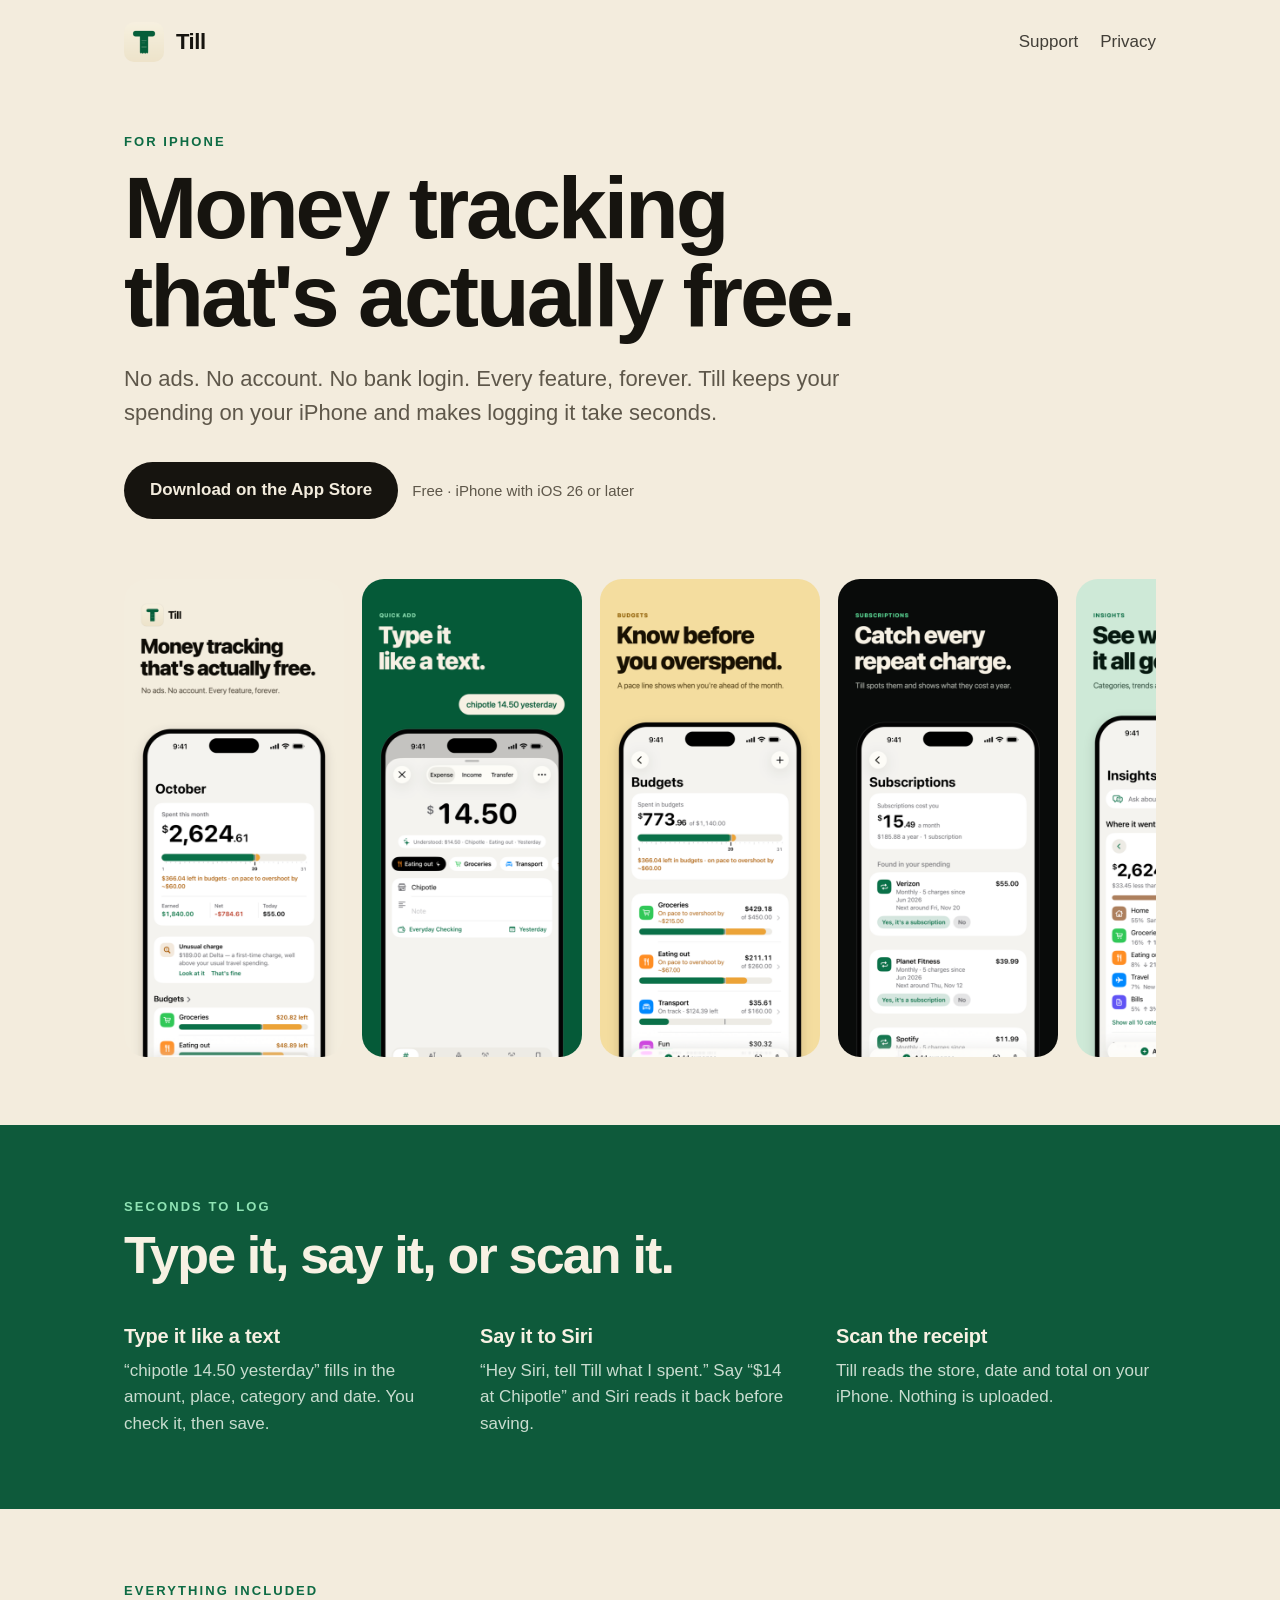
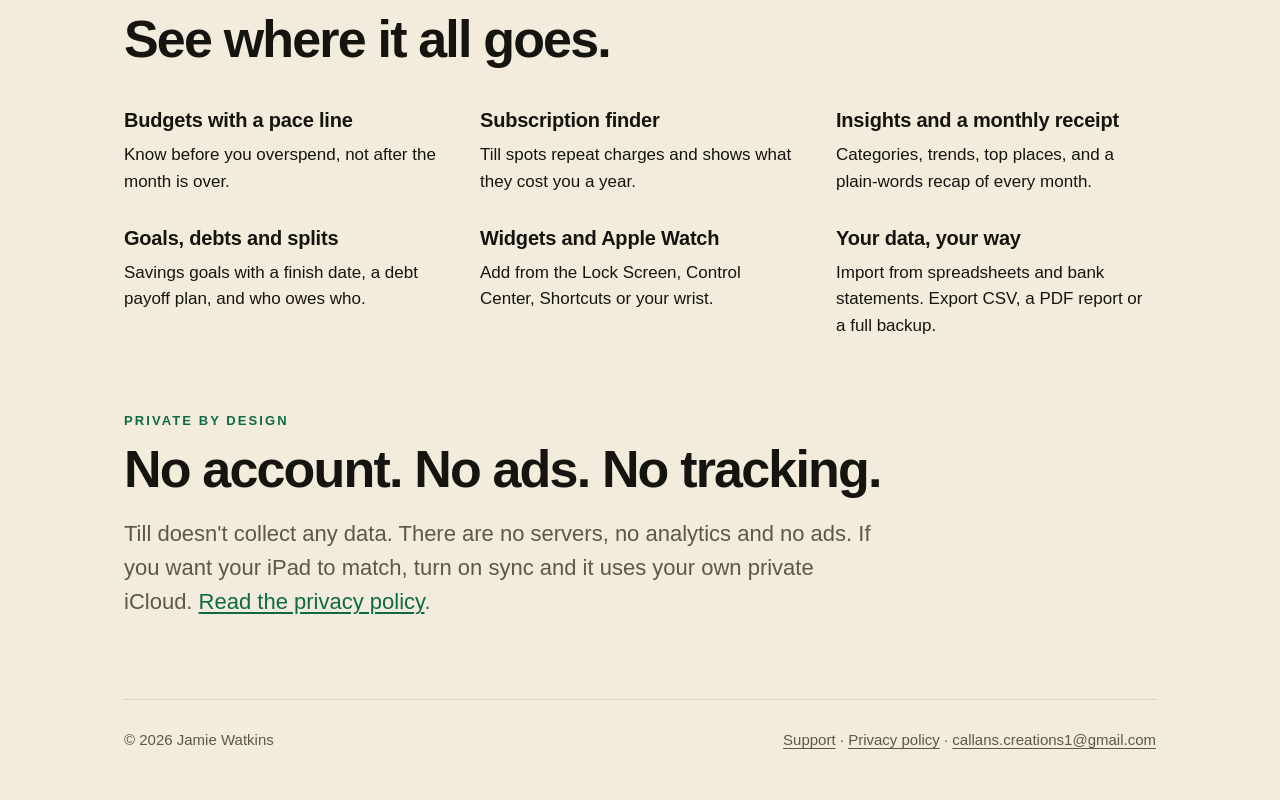
<file: index.html>
<!doctype html>
<html lang="en">
<head>
  <meta charset="utf-8">
  <meta name="viewport" content="width=device-width, initial-scale=1">
  <title>Till — money tracking that's actually free</title>
  <meta name="description" content="Till is a free, private money tracker for iPhone. No ads, no account, no bank login. Log spending in seconds — type it, say it to Siri, or scan the receipt.">
  <link rel="icon" href="images/favicon.png">
  <link rel="apple-touch-icon" href="images/icon.png">
  <link rel="stylesheet" href="style.css">
</head>
<body>
  <div class="wrap">
    <header class="site">
      <a class="brand" href="index.html"><img src="images/icon.png" alt="">Till</a>
      <nav><a href="support.html">Support</a><a href="privacy.html">Privacy</a></nav>
    </header>

    <section class="hero">
      <p class="label">For iPhone</p>
      <h1>Money tracking<br>that's actually free.</h1>
      <p class="lead">No ads. No account. No bank login. Every feature, forever. Till keeps your spending on your iPhone and makes logging it take seconds.</p>
      <div class="cta">
        <!-- Replace href with the App Store link once Till is live. -->
        <a class="button" href="#">Download on the App Store</a>
        <span class="note">Free · iPhone with iOS 26 or later</span>
      </div>
    </section>

    <div class="strip" aria-label="Screenshots of Till">
      <img src="images/01-home.png" alt="Home: money tracking that's actually free">
      <img src="images/02-add.png" alt="Quick add: type it like a text">
      <img src="images/03-budgets.png" alt="Budgets: know before you overspend">
      <img src="images/04-subscriptions.png" alt="Subscriptions: catch every repeat charge">
      <img src="images/05-insights.png" alt="Insights: see where it all goes">
      <img src="images/06-story.png" alt="Monthly recap: your month on one receipt">
      <img src="images/07-lock.png" alt="Private by design: no account, no ads, no tracking">
    </div>
  </div>

  <section class="band">
    <div class="wrap">
      <p class="label">Seconds to log</p>
      <h2>Type it, say it, or scan it.</h2>
      <div class="grid">
        <div><h3>Type it like a text</h3><p>“chipotle 14.50 yesterday” fills in the amount, place, category and date. You check it, then save.</p></div>
        <div><h3>Say it to Siri</h3><p>“Hey Siri, tell Till what I spent.” Say “$14 at Chipotle” and Siri reads it back before saving.</p></div>
        <div><h3>Scan the receipt</h3><p>Till reads the store, date and total on your iPhone. Nothing is uploaded.</p></div>
      </div>
    </div>
  </section>

  <div class="wrap">
    <section class="block">
      <p class="label">Everything included</p>
      <h2>See where it all goes.</h2>
      <div class="grid">
        <div><h3>Budgets with a pace line</h3><p>Know before you overspend, not after the month is over.</p></div>
        <div><h3>Subscription finder</h3><p>Till spots repeat charges and shows what they cost you a year.</p></div>
        <div><h3>Insights and a monthly receipt</h3><p>Categories, trends, top places, and a plain-words recap of every month.</p></div>
        <div><h3>Goals, debts and splits</h3><p>Savings goals with a finish date, a debt payoff plan, and who owes who.</p></div>
        <div><h3>Widgets and Apple Watch</h3><p>Add from the Lock Screen, Control Center, Shortcuts or your wrist.</p></div>
        <div><h3>Your data, your way</h3><p>Import from spreadsheets and bank statements. Export CSV, a PDF report or a full backup.</p></div>
      </div>
    </section>

    <section class="block">
      <p class="label">Private by design</p>
      <h2>No account. No ads. No tracking.</h2>
      <p class="lead">Till doesn't collect any data. There are no servers, no analytics and no ads. If you want your iPad to match, turn on sync and it uses your own private iCloud. <a href="privacy.html">Read the privacy policy</a>.</p>
    </section>

    <footer class="site">
      <span>© 2026 Jamie Watkins</span>
      <span><a href="support.html">Support</a> · <a href="privacy.html">Privacy policy</a> · <a href="mailto:callans.creations1@gmail.com">callans.creations1@gmail.com</a></span>
    </footer>
  </div>
</body>
</html>
</file>
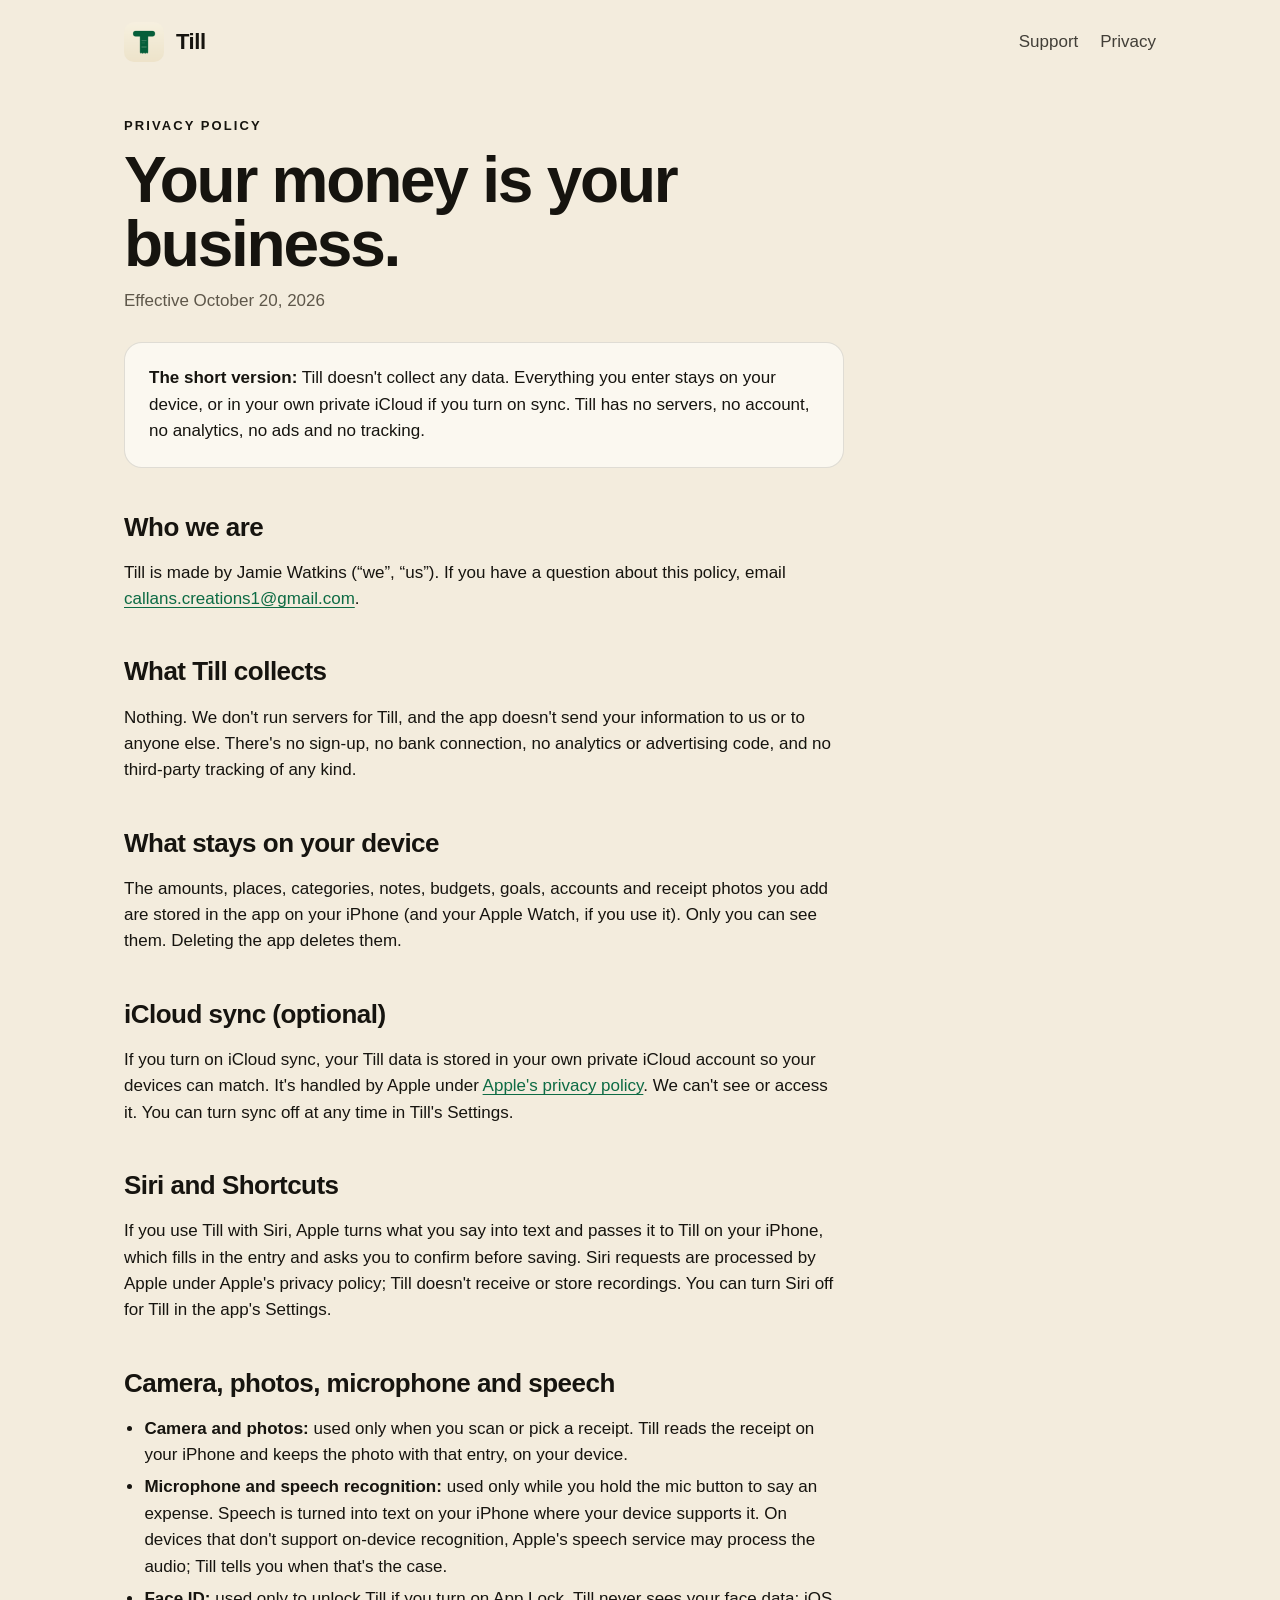
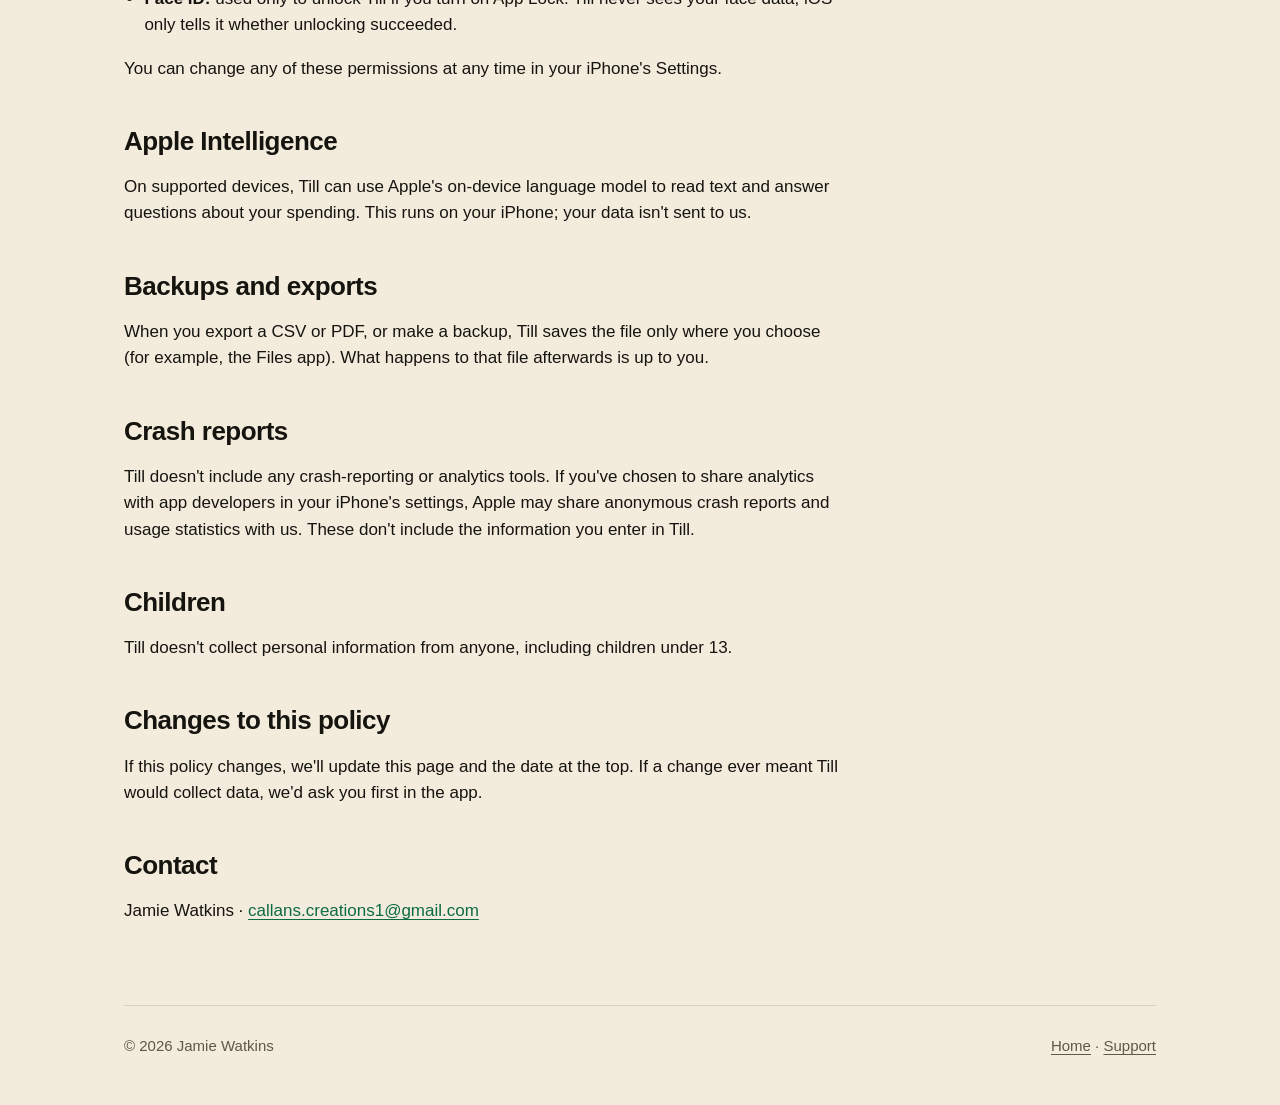
<file: privacy.html>
<!doctype html>
<html lang="en">
<head>
  <meta charset="utf-8">
  <meta name="viewport" content="width=device-width, initial-scale=1">
  <title>Privacy Policy — Till</title>
  <meta name="description" content="Till's privacy policy. Till doesn't collect any data.">
  <link rel="icon" href="images/favicon.png">
  <link rel="stylesheet" href="style.css">
</head>
<body>
  <div class="wrap">
    <header class="site">
      <a class="brand" href="index.html"><img src="images/icon.png" alt="">Till</a>
      <nav><a href="support.html">Support</a><a href="privacy.html">Privacy</a></nav>
    </header>

    <main class="doc">
      <p class="label">Privacy policy</p>
      <h1>Your money is your business.</h1>
      <p class="updated">Effective October 20, 2026</p>

      <div class="summary">
        <p><strong>The short version:</strong> Till doesn't collect any data. Everything you enter stays on your device, or in your own private iCloud if you turn on sync. Till has no servers, no account, no analytics, no ads and no tracking.</p>
      </div>

      <h2>Who we are</h2>
      <p>Till is made by Jamie Watkins (“we”, “us”). If you have a question about this policy, email <a href="mailto:callans.creations1@gmail.com">callans.creations1@gmail.com</a>.</p>

      <h2>What Till collects</h2>
      <p>Nothing. We don't run servers for Till, and the app doesn't send your information to us or to anyone else. There's no sign-up, no bank connection, no analytics or advertising code, and no third-party tracking of any kind.</p>

      <h2>What stays on your device</h2>
      <p>The amounts, places, categories, notes, budgets, goals, accounts and receipt photos you add are stored in the app on your iPhone (and your Apple Watch, if you use it). Only you can see them. Deleting the app deletes them.</p>

      <h2>iCloud sync (optional)</h2>
      <p>If you turn on iCloud sync, your Till data is stored in your own private iCloud account so your devices can match. It's handled by Apple under <a href="https://www.apple.com/legal/privacy/">Apple's privacy policy</a>. We can't see or access it. You can turn sync off at any time in Till's Settings.</p>

      <h2>Siri and Shortcuts</h2>
      <p>If you use Till with Siri, Apple turns what you say into text and passes it to Till on your iPhone, which fills in the entry and asks you to confirm before saving. Siri requests are processed by Apple under Apple's privacy policy; Till doesn't receive or store recordings. You can turn Siri off for Till in the app's Settings.</p>

      <h2>Camera, photos, microphone and speech</h2>
      <ul>
        <li><strong>Camera and photos:</strong> used only when you scan or pick a receipt. Till reads the receipt on your iPhone and keeps the photo with that entry, on your device.</li>
        <li><strong>Microphone and speech recognition:</strong> used only while you hold the mic button to say an expense. Speech is turned into text on your iPhone where your device supports it. On devices that don't support on-device recognition, Apple's speech service may process the audio; Till tells you when that's the case.</li>
        <li><strong>Face ID:</strong> used only to unlock Till if you turn on App Lock. Till never sees your face data; iOS only tells it whether unlocking succeeded.</li>
      </ul>
      <p>You can change any of these permissions at any time in your iPhone's Settings.</p>

      <h2>Apple Intelligence</h2>
      <p>On supported devices, Till can use Apple's on-device language model to read text and answer questions about your spending. This runs on your iPhone; your data isn't sent to us.</p>

      <h2>Backups and exports</h2>
      <p>When you export a CSV or PDF, or make a backup, Till saves the file only where you choose (for example, the Files app). What happens to that file afterwards is up to you.</p>

      <h2>Crash reports</h2>
      <p>Till doesn't include any crash-reporting or analytics tools. If you've chosen to share analytics with app developers in your iPhone's settings, Apple may share anonymous crash reports and usage statistics with us. These don't include the information you enter in Till.</p>

      <h2>Children</h2>
      <p>Till doesn't collect personal information from anyone, including children under 13.</p>

      <h2>Changes to this policy</h2>
      <p>If this policy changes, we'll update this page and the date at the top. If a change ever meant Till would collect data, we'd ask you first in the app.</p>

      <h2>Contact</h2>
      <p>Jamie Watkins · <a href="mailto:callans.creations1@gmail.com">callans.creations1@gmail.com</a></p>
    </main>

    <footer class="site">
      <span>© 2026 Jamie Watkins</span>
      <span><a href="index.html">Home</a> · <a href="support.html">Support</a></span>
    </footer>
  </div>
</body>
</html>
</file>
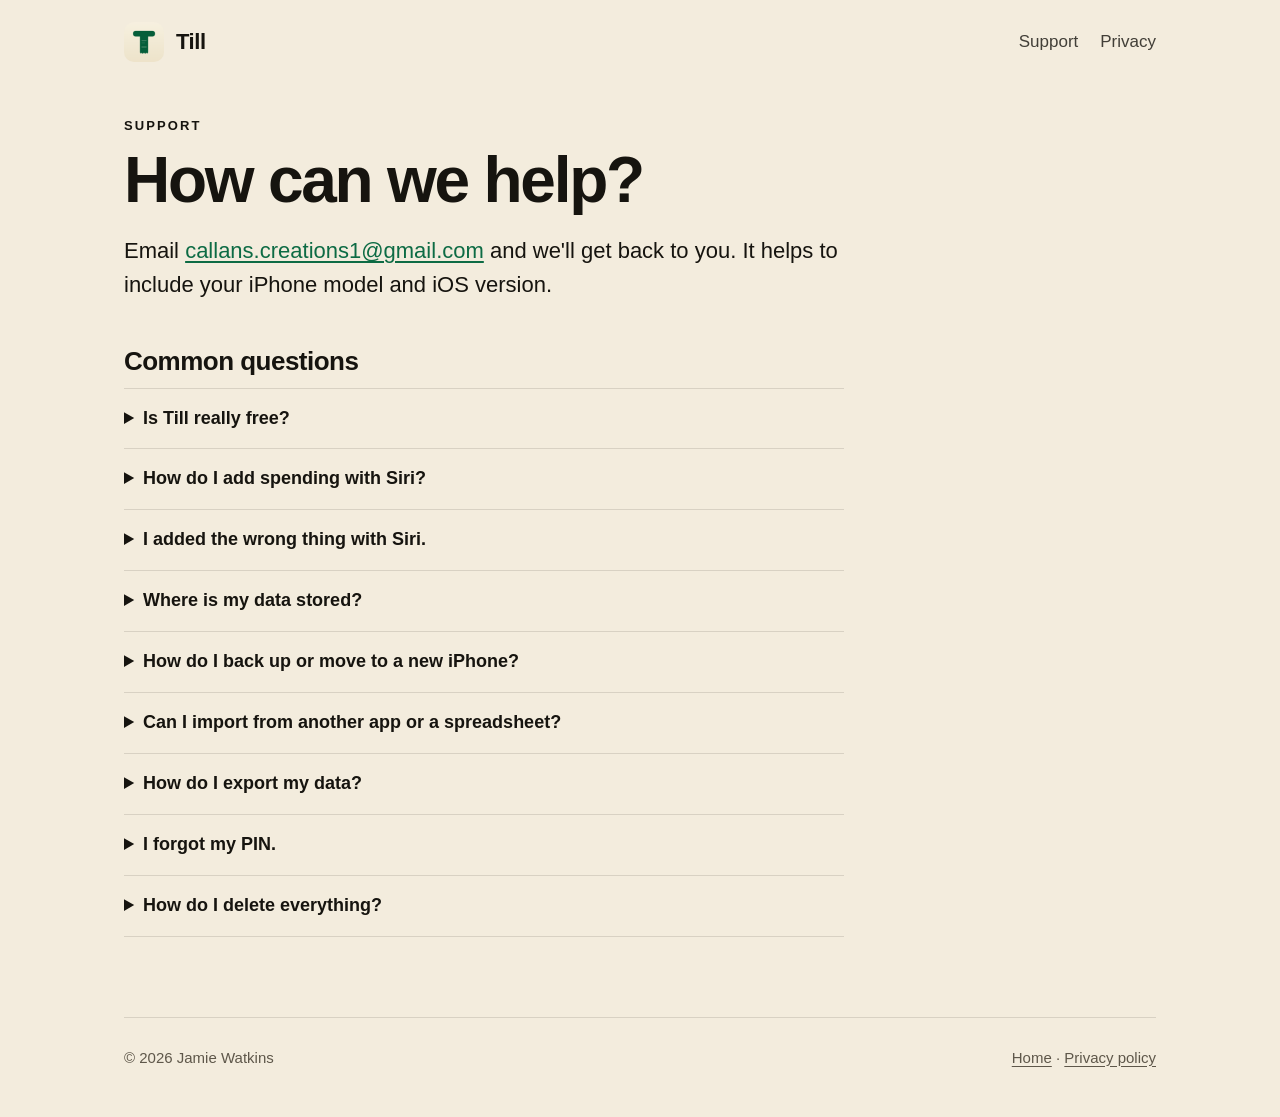
<file: support.html>
<!doctype html>
<html lang="en">
<head>
  <meta charset="utf-8">
  <meta name="viewport" content="width=device-width, initial-scale=1">
  <title>Support — Till</title>
  <meta name="description" content="Help with Till: Siri, backups, exporting, App Lock and more.">
  <link rel="icon" href="images/favicon.png">
  <link rel="stylesheet" href="style.css">
</head>
<body>
  <div class="wrap">
    <header class="site">
      <a class="brand" href="index.html"><img src="images/icon.png" alt="">Till</a>
      <nav><a href="support.html">Support</a><a href="privacy.html">Privacy</a></nav>
    </header>

    <main class="doc">
      <p class="label">Support</p>
      <h1>How can we help?</h1>
      <p class="lead">Email <a href="mailto:callans.creations1@gmail.com?subject=Till%20support">callans.creations1@gmail.com</a> and we'll get back to you. It helps to include your iPhone model and iOS version.</p>

      <h2>Common questions</h2>
      <details>
        <summary>Is Till really free?</summary>
        <p>Yes. Every feature is free, with no ads, no subscription and nothing to unlock.</p>
      </details>
      <details>
        <summary>How do I add spending with Siri?</summary>
        <p>Say “Hey Siri, tell Till what I spent,” then say it like a text, for example “$14 at Chipotle.” Siri reads it back and waits for your yes before saving. You can also say “Add an expense in Till” or “How much have I spent in Till.” Turn Siri on or off in Till under Settings, Siri.</p>
      </details>
      <details>
        <summary>I added the wrong thing with Siri.</summary>
        <p>Say “Undo my last Till entry” within an hour, or open Till and swipe the entry to delete it.</p>
      </details>
      <details>
        <summary>Where is my data stored?</summary>
        <p>On your iPhone. If you turn on iCloud sync, it's also kept in your own private iCloud so your devices match. Till has no servers. See the <a href="privacy.html">privacy policy</a>.</p>
      </details>
      <details>
        <summary>How do I back up or move to a new iPhone?</summary>
        <p>Turn on iCloud sync, or go to More, Backup and save a backup to Files. You can turn on automatic weekly backups there too. On the new iPhone, restore the backup from the same screen.</p>
      </details>
      <details>
        <summary>Can I import from another app or a spreadsheet?</summary>
        <p>Yes. Go to More, Import. Till reads Moneta exports, CSV spreadsheets and bank statement files.</p>
      </details>
      <details>
        <summary>How do I export my data?</summary>
        <p>Go to More, Export to save a CSV, a PDF report or a full backup.</p>
      </details>
      <details>
        <summary>I forgot my PIN.</summary>
        <p>On the lock screen, tap “Forgot your PIN?” and use your iPhone passcode to get back in. You can then set a new PIN in Settings, App Lock.</p>
      </details>
      <details>
        <summary>How do I delete everything?</summary>
        <p>Go to More, Settings, Data and storage and tap Delete all data. It erases Till on this iPhone and in your iCloud, so back up first if you might want it back.</p>
      </details>
    </main>

    <footer class="site">
      <span>© 2026 Jamie Watkins</span>
      <span><a href="index.html">Home</a> · <a href="privacy.html">Privacy policy</a></span>
    </footer>
  </div>
</body>
</html>
</file>
<file: style.css>
/* Till — site styles. System fonts only, no external requests. */
:root {
  --cream: #F3ECDD;
  --paper: #FBF8F0;
  --ink: #16140F;
  --muted: #5E574A;
  --forest: #0E5A3B;
  --forest-ink: #F7F1E3;
  --mint: #8FE3B4;
  --green: #0D6B44;
  --line: rgba(22, 20, 15, 0.12);
  --max: 1080px;
}
@media (prefers-color-scheme: dark) {
  :root {
    --cream: #111312;
    --paper: #1A1D1B;
    --ink: #F7F1E3;
    --muted: #A9ADA6;
    --green: #5EDB97;
    --line: rgba(247, 241, 227, 0.14);
  }
}
* { box-sizing: border-box; }
html { -webkit-text-size-adjust: 100%; }
body {
  margin: 0;
  background: var(--cream);
  color: var(--ink);
  font: 17px/1.55 -apple-system, BlinkMacSystemFont, "SF Pro Text", "Helvetica Neue", Arial, sans-serif;
}
a { color: var(--green); text-underline-offset: 3px; }
img { max-width: 100%; display: block; }

.wrap { max-width: var(--max); margin: 0 auto; padding: 0 24px; }

header.site {
  display: flex; align-items: center; justify-content: space-between;
  padding: 22px 0;
}
.brand { display: flex; align-items: center; gap: 12px; color: var(--ink); text-decoration: none; font-weight: 700; font-size: 22px; letter-spacing: -0.02em; }
.brand img { width: 40px; height: 40px; border-radius: 10px; }
nav a { color: var(--ink); text-decoration: none; margin-left: 22px; font-weight: 500; opacity: 0.8; }
nav a:hover { opacity: 1; }

.label { font-size: 13px; font-weight: 700; letter-spacing: 0.16em; text-transform: uppercase; color: var(--green); margin: 0 0 12px; }
h1, h2 { font-family: -apple-system, BlinkMacSystemFont, "SF Pro Display", "Helvetica Neue", Arial, sans-serif; font-weight: 800; letter-spacing: -0.035em; line-height: 1.0; margin: 0; }
h1 { font-size: clamp(44px, 8vw, 88px); }
h2 { font-size: clamp(32px, 5vw, 52px); }
h3 { font-size: 20px; letter-spacing: -0.01em; margin: 0 0 6px; }
.lead { font-size: clamp(18px, 2.2vw, 22px); color: var(--muted); max-width: 34em; margin: 22px 0 0; }

.hero { padding: 48px 0 24px; }
.cta { display: flex; flex-wrap: wrap; gap: 14px; align-items: center; margin-top: 32px; }
.button {
  display: inline-block; background: var(--ink); color: var(--cream); text-decoration: none;
  font-weight: 600; padding: 15px 26px; border-radius: 999px;
}
.note { color: var(--muted); font-size: 15px; }

.strip { display: grid; grid-auto-flow: column; grid-auto-columns: minmax(220px, 1fr); gap: 18px; overflow-x: auto; padding: 36px 0 12px; scroll-snap-type: x mandatory; }
.strip img { border-radius: 22px; scroll-snap-align: start; }

.band { background: var(--forest); color: var(--forest-ink); padding: 72px 0; margin-top: 56px; }
.band .label { color: var(--mint); }
.band p { color: #C9DCCF; }

.grid { display: grid; grid-template-columns: repeat(auto-fit, minmax(240px, 1fr)); gap: 28px 36px; margin-top: 40px; }
.grid p { margin: 0; }

section.block { padding: 72px 0 0; }

footer.site { border-top: 1px solid var(--line); margin-top: 80px; padding: 28px 0 48px; color: var(--muted); font-size: 15px; display: flex; flex-wrap: wrap; gap: 8px 24px; justify-content: space-between; }
footer.site a { color: var(--muted); }

/* Long-form pages (privacy, support) */
.doc { max-width: 720px; padding: 32px 0 0; }
.doc h1 { font-size: clamp(40px, 7vw, 64px); margin-bottom: 12px; }
.doc h2 { font-size: 26px; letter-spacing: -0.02em; margin: 44px 0 10px; line-height: 1.2; }
.doc p, .doc li { color: var(--ink); }
.doc .updated { color: var(--muted); margin: 0 0 28px; }
.doc ul { padding-left: 1.2em; }
.doc li { margin: 6px 0; }
.summary { background: var(--paper); border: 1px solid var(--line); border-radius: 18px; padding: 22px 24px; margin: 24px 0 8px; }
.summary p { margin: 0; }
details { border-top: 1px solid var(--line); padding: 16px 0; }
details:last-of-type { border-bottom: 1px solid var(--line); }
summary { cursor: pointer; font-weight: 600; font-size: 18px; }
details p { margin: 10px 0 0; color: var(--muted); }

@media (max-width: 560px) {
  nav a { margin-left: 14px; font-size: 15px; }
  .button { display: block; width: 100%; text-align: center; }
  .band { padding: 56px 0; }
}
</file>
